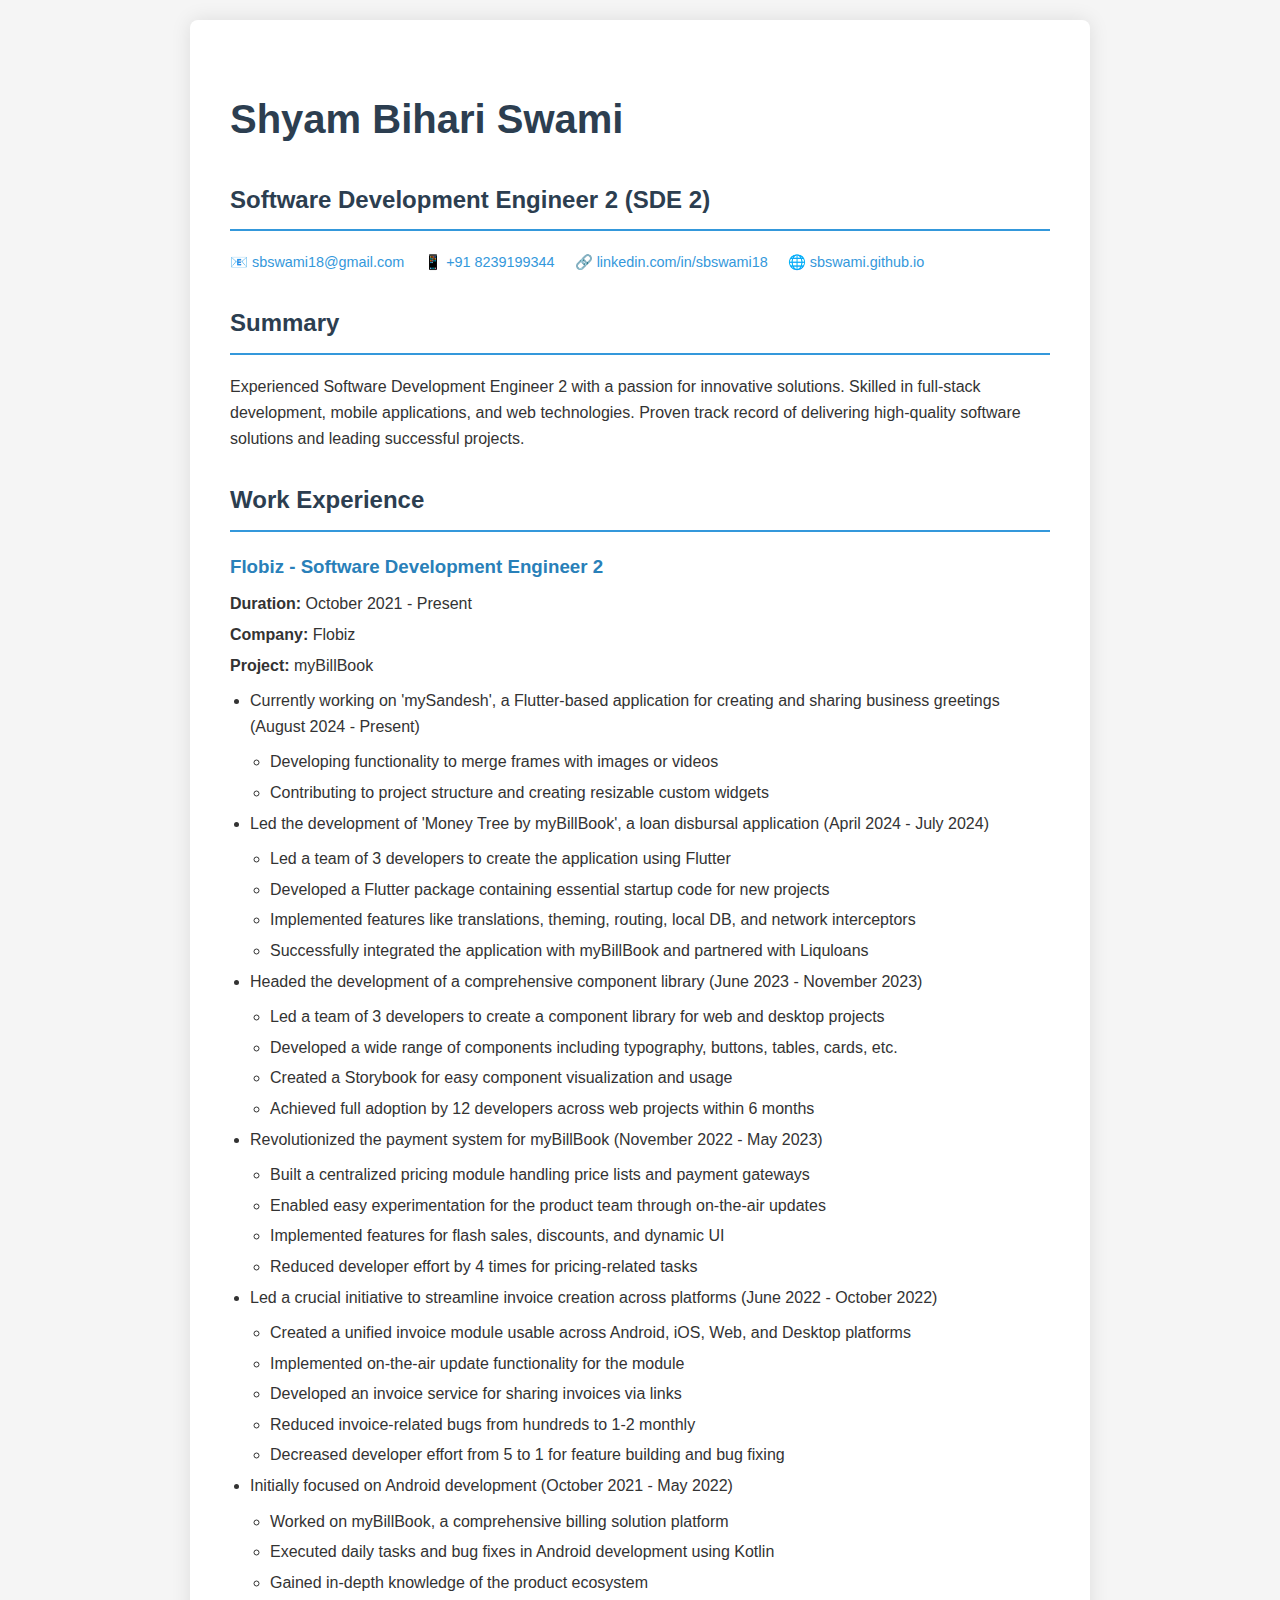
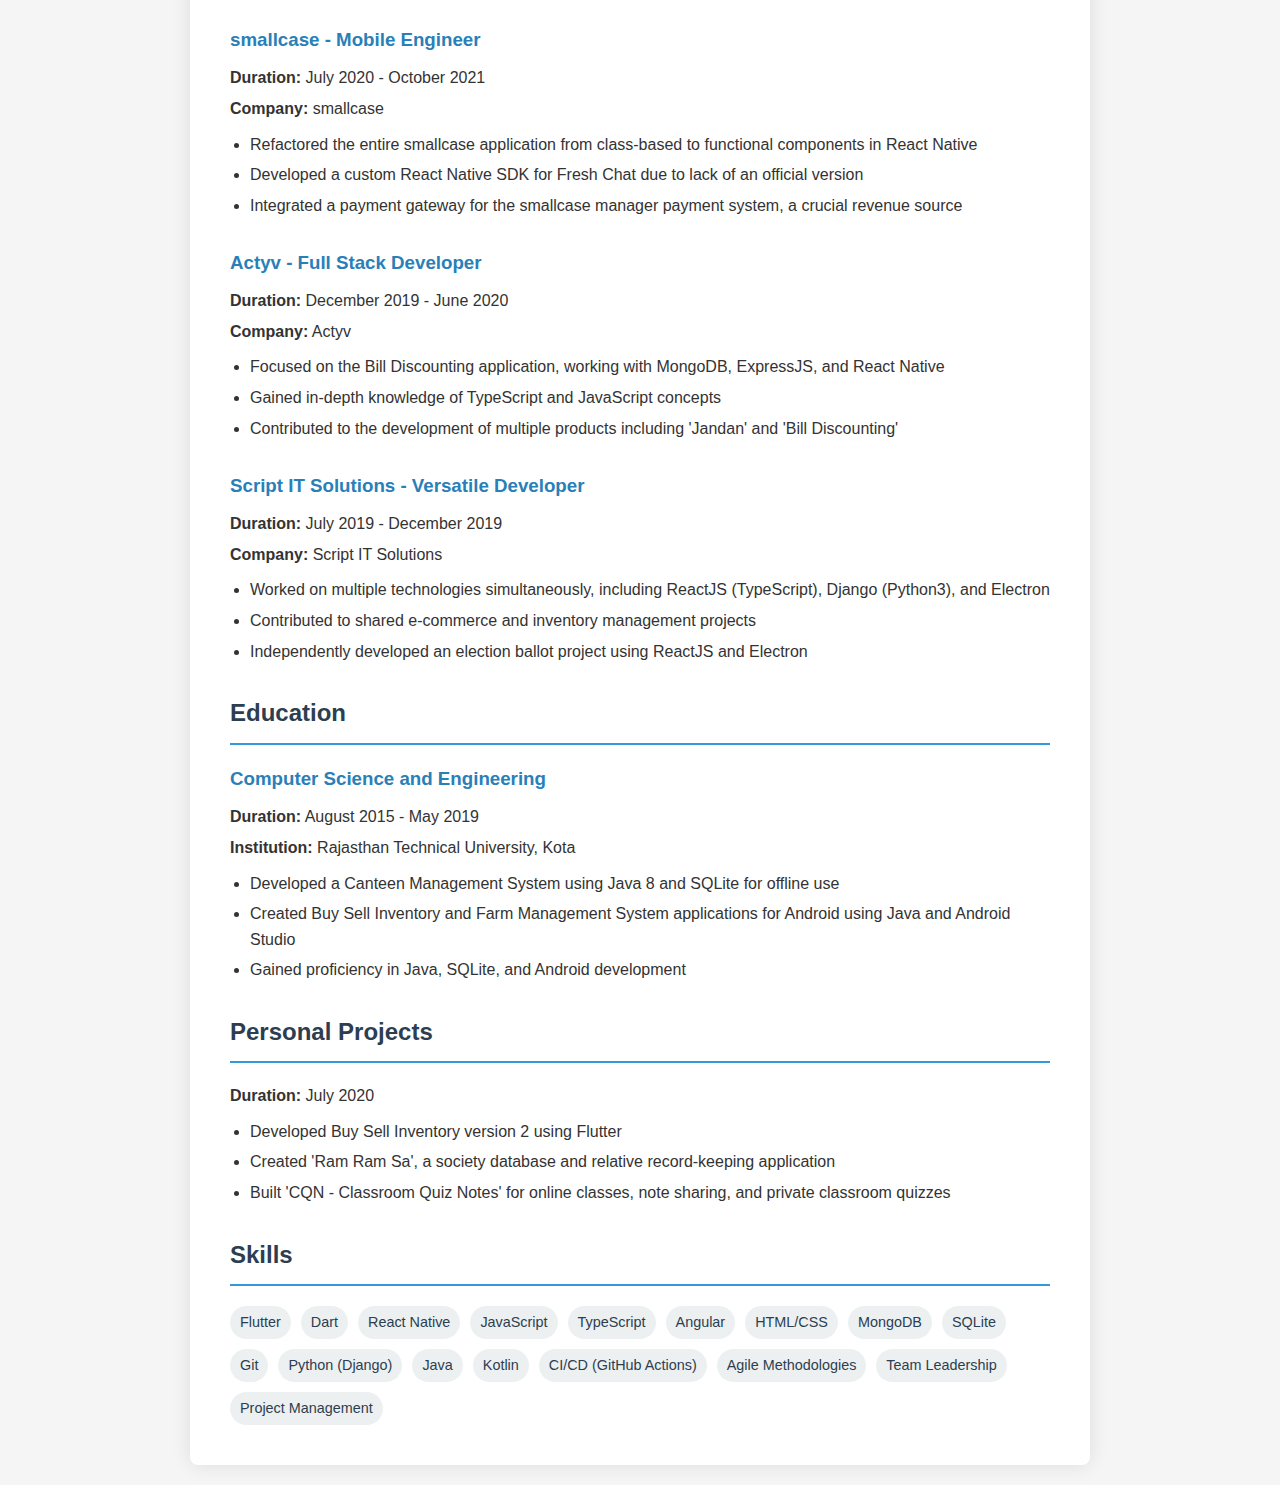
<file: resume.html>
<!DOCTYPE html>
<html lang="en">
<head>
    <meta charset="UTF-8">
    <meta name="viewport" content="width=device-width, initial-scale=1.0">
    <title>Shyam Bihari Swami - Software Development Engineer 2 (SDE 2) Resume</title>
    <style>
        body {
            font-family: 'Segoe UI', Tahoma, Geneva, Verdana, sans-serif;
            line-height: 1.6;
            color: #333;
            max-width: 900px;
            margin: 0 auto;
            padding: 20px;
            background-color: #f5f5f5;
        }
        .container {
            background-color: #ffffff;
            padding: 40px;
            box-shadow: 0 0 20px rgba(0, 0, 0, 0.1);
            border-radius: 8px;
        }
        h1, h2 {
            color: #2c3e50;
        }
        h1 {
            font-size: 2.5em;
            margin-bottom: 5px;
        }
        h2 {
            border-bottom: 2px solid #3498db;
            padding-bottom: 10px;
            margin-top: 30px;
        }
        .contact-info {
            display: flex;
            flex-wrap: wrap;
            gap: 20px;
            margin-bottom: 30px;
            font-size: 0.9em;
        }
        .contact-info a {
            color: #3498db;
            text-decoration: none;
            transition: color 0.3s ease;
        }
        .contact-info a:hover {
            color: #2980b9;
        }
        .experience {
            margin-bottom: 30px;
        }
        .experience h3 {
            color: #2980b9;
            margin-bottom: 10px;
        }
        .experience p {
            margin: 5px 0;
        }
        .experience ul {
            margin-top: 10px;
            padding-left: 20px;
        }
        .experience ul li {
            margin-bottom: 5px;
        }
        .skills {
            display: flex;
            flex-wrap: wrap;
            gap: 10px;
            margin-top: 15px;
        }
        .skill {
            background-color: #ecf0f1;
            color: #2c3e50;
            padding: 5px 10px;
            border-radius: 20px;
            font-size: 0.9em;
            transition: background-color 0.3s ease;
        }
        .skill:hover {
            background-color: #3498db;
            color: #ffffff;
        }
        @media (max-width: 600px) {
            .container {
                padding: 20px;
            }
            .contact-info {
                flex-direction: column;
                gap: 10px;
            }
        }

        /* Print styles */
        @media print {
            body {
                background-color: #ffffff;
                padding: 0;
                margin: 0;
            }
            .container {
                box-shadow: none;
                border-radius: 0;
                padding: 0;
                width: 100%;
                max-width: none;
            }
            .skill:hover {
                background-color: #ecf0f1;
                color: #2c3e50;
            }
            @page {
                margin: 0.5cm;
            }
        }
    </style>
</head>
<body>
    <div class="container">
        <h1>Shyam Bihari Swami</h1>
        <h2>Software Development Engineer 2 (SDE 2)</h2>

        <div class="contact-info">
            <span>📧 <a href="mailto:sbswami18@gmail.com">sbswami18@gmail.com</a></span>
            <span>📱 <a href="tel:+918239199344">+91 8239199344</a></span>
            <span>🔗 <a href="https://www.linkedin.com/in/sbswami18" target="_blank">linkedin.com/in/sbswami18</a></span>
            <span>🌐 <a href="https://sbswami.github.io/" target="_blank">sbswami.github.io</a></span>
        </div>

        <h2>Summary</h2>
        <p>Experienced Software Development Engineer 2 with a passion for innovative solutions. Skilled in full-stack development, mobile applications, and web technologies. Proven track record of delivering high-quality software solutions and leading successful projects.</p>

        <h2>Work Experience</h2>

        <div class="experience">
            <h3>Flobiz - Software Development Engineer 2</h3>
            <p><strong>Duration:</strong> October 2021 - Present</p>
            <p><strong>Company:</strong> Flobiz</p>
            <p><strong>Project:</strong> myBillBook</p>
            <ul>
                <li>Currently working on 'mySandesh', a Flutter-based application for creating and sharing business greetings (August 2024 - Present)
                    <ul>
                        <li>Developing functionality to merge frames with images or videos</li>
                        <li>Contributing to project structure and creating resizable custom widgets</li>
                    </ul>
                </li>
                <li>Led the development of 'Money Tree by myBillBook', a loan disbursal application (April 2024 - July 2024)
                    <ul>
                        <li>Led a team of 3 developers to create the application using Flutter</li>
                        <li>Developed a Flutter package containing essential startup code for new projects</li>
                        <li>Implemented features like translations, theming, routing, local DB, and network interceptors</li>
                        <li>Successfully integrated the application with myBillBook and partnered with Liquloans</li>
                    </ul>
                </li>
                <li>Headed the development of a comprehensive component library (June 2023 - November 2023)
                    <ul>
                        <li>Led a team of 3 developers to create a component library for web and desktop projects</li>
                        <li>Developed a wide range of components including typography, buttons, tables, cards, etc.</li>
                        <li>Created a Storybook for easy component visualization and usage</li>
                        <li>Achieved full adoption by 12 developers across web projects within 6 months</li>
                    </ul>
                </li>
                <li>Revolutionized the payment system for myBillBook (November 2022 - May 2023)
                    <ul>
                        <li>Built a centralized pricing module handling price lists and payment gateways</li>
                        <li>Enabled easy experimentation for the product team through on-the-air updates</li>
                        <li>Implemented features for flash sales, discounts, and dynamic UI</li>
                        <li>Reduced developer effort by 4 times for pricing-related tasks</li>
                    </ul>
                </li>
                <li>Led a crucial initiative to streamline invoice creation across platforms (June 2022 - October 2022)
                    <ul>
                        <li>Created a unified invoice module usable across Android, iOS, Web, and Desktop platforms</li>
                        <li>Implemented on-the-air update functionality for the module</li>
                        <li>Developed an invoice service for sharing invoices via links</li>
                        <li>Reduced invoice-related bugs from hundreds to 1-2 monthly</li>
                        <li>Decreased developer effort from 5 to 1 for feature building and bug fixing</li>
                    </ul>
                </li>
                <li>Initially focused on Android development (October 2021 - May 2022)
                    <ul>
                        <li>Worked on myBillBook, a comprehensive billing solution platform</li>
                        <li>Executed daily tasks and bug fixes in Android development using Kotlin</li>
                        <li>Gained in-depth knowledge of the product ecosystem</li>
                    </ul>
                </li>
            </ul>
        </div>

        <div class="experience">
            <h3>smallcase - Mobile Engineer</h3>
            <p><strong>Duration:</strong> July 2020 - October 2021</p>
            <p><strong>Company:</strong> smallcase</p>
            <ul>
                <li>Refactored the entire smallcase application from class-based to functional components in React Native</li>
                <li>Developed a custom React Native SDK for Fresh Chat due to lack of an official version</li>
                <li>Integrated a payment gateway for the smallcase manager payment system, a crucial revenue source</li>
            </ul>
        </div>

        <div class="experience">
            <h3>Actyv - Full Stack Developer</h3>
            <p><strong>Duration:</strong> December 2019 - June 2020</p>
            <p><strong>Company:</strong> Actyv</p>
            <ul>
                <li>Focused on the Bill Discounting application, working with MongoDB, ExpressJS, and React Native</li>
                <li>Gained in-depth knowledge of TypeScript and JavaScript concepts</li>
                <li>Contributed to the development of multiple products including 'Jandan' and 'Bill Discounting'</li>
            </ul>
        </div>

        <div class="experience">
            <h3>Script IT Solutions - Versatile Developer</h3>
            <p><strong>Duration:</strong> July 2019 - December 2019</p>
            <p><strong>Company:</strong> Script IT Solutions</p>
            <ul>
                <li>Worked on multiple technologies simultaneously, including ReactJS (TypeScript), Django (Python3), and Electron</li>
                <li>Contributed to shared e-commerce and inventory management projects</li>
                <li>Independently developed an election ballot project using ReactJS and Electron</li>
            </ul>
        </div>

        <h2>Education</h2>
        <div class="experience">
            <h3>Computer Science and Engineering</h3>
            <p><strong>Duration:</strong> August 2015 - May 2019</p>
            <p><strong>Institution:</strong> Rajasthan Technical University, Kota</p>
            <ul>
                <li>Developed a Canteen Management System using Java 8 and SQLite for offline use</li>
                <li>Created Buy Sell Inventory and Farm Management System applications for Android using Java and Android Studio</li>
                <li>Gained proficiency in Java, SQLite, and Android development</li>
            </ul>
        </div>

        <h2>Personal Projects</h2>
        <div class="experience">
            <p><strong>Duration:</strong> July 2020</p>
            <ul>
                <li>Developed Buy Sell Inventory version 2 using Flutter</li>
                <li>Created 'Ram Ram Sa', a society database and relative record-keeping application</li>
                <li>Built 'CQN - Classroom Quiz Notes' for online classes, note sharing, and private classroom quizzes</li>
            </ul>
        </div>

        <h2>Skills</h2>
        <div class="skills">
            <span class="skill">Flutter</span>
            <span class="skill">Dart</span>
            <span class="skill">React Native</span>
            <span class="skill">JavaScript</span>
            <span class="skill">TypeScript</span>
            <span class="skill">Angular</span>
            <span class="skill">HTML/CSS</span>
            <span class="skill">MongoDB</span>
            <span class="skill">SQLite</span>
            <span class="skill">Git</span>
            <span class="skill">Python (Django)</span>
            <span class="skill">Java</span>
            <span class="skill">Kotlin</span>
            <span class="skill">CI/CD (GitHub Actions)</span>
            <span class="skill">Agile Methodologies</span>
            <span class="skill">Team Leadership</span>
            <span class="skill">Project Management</span>
        </div>
    </div>
</body>
</html>
</file>
